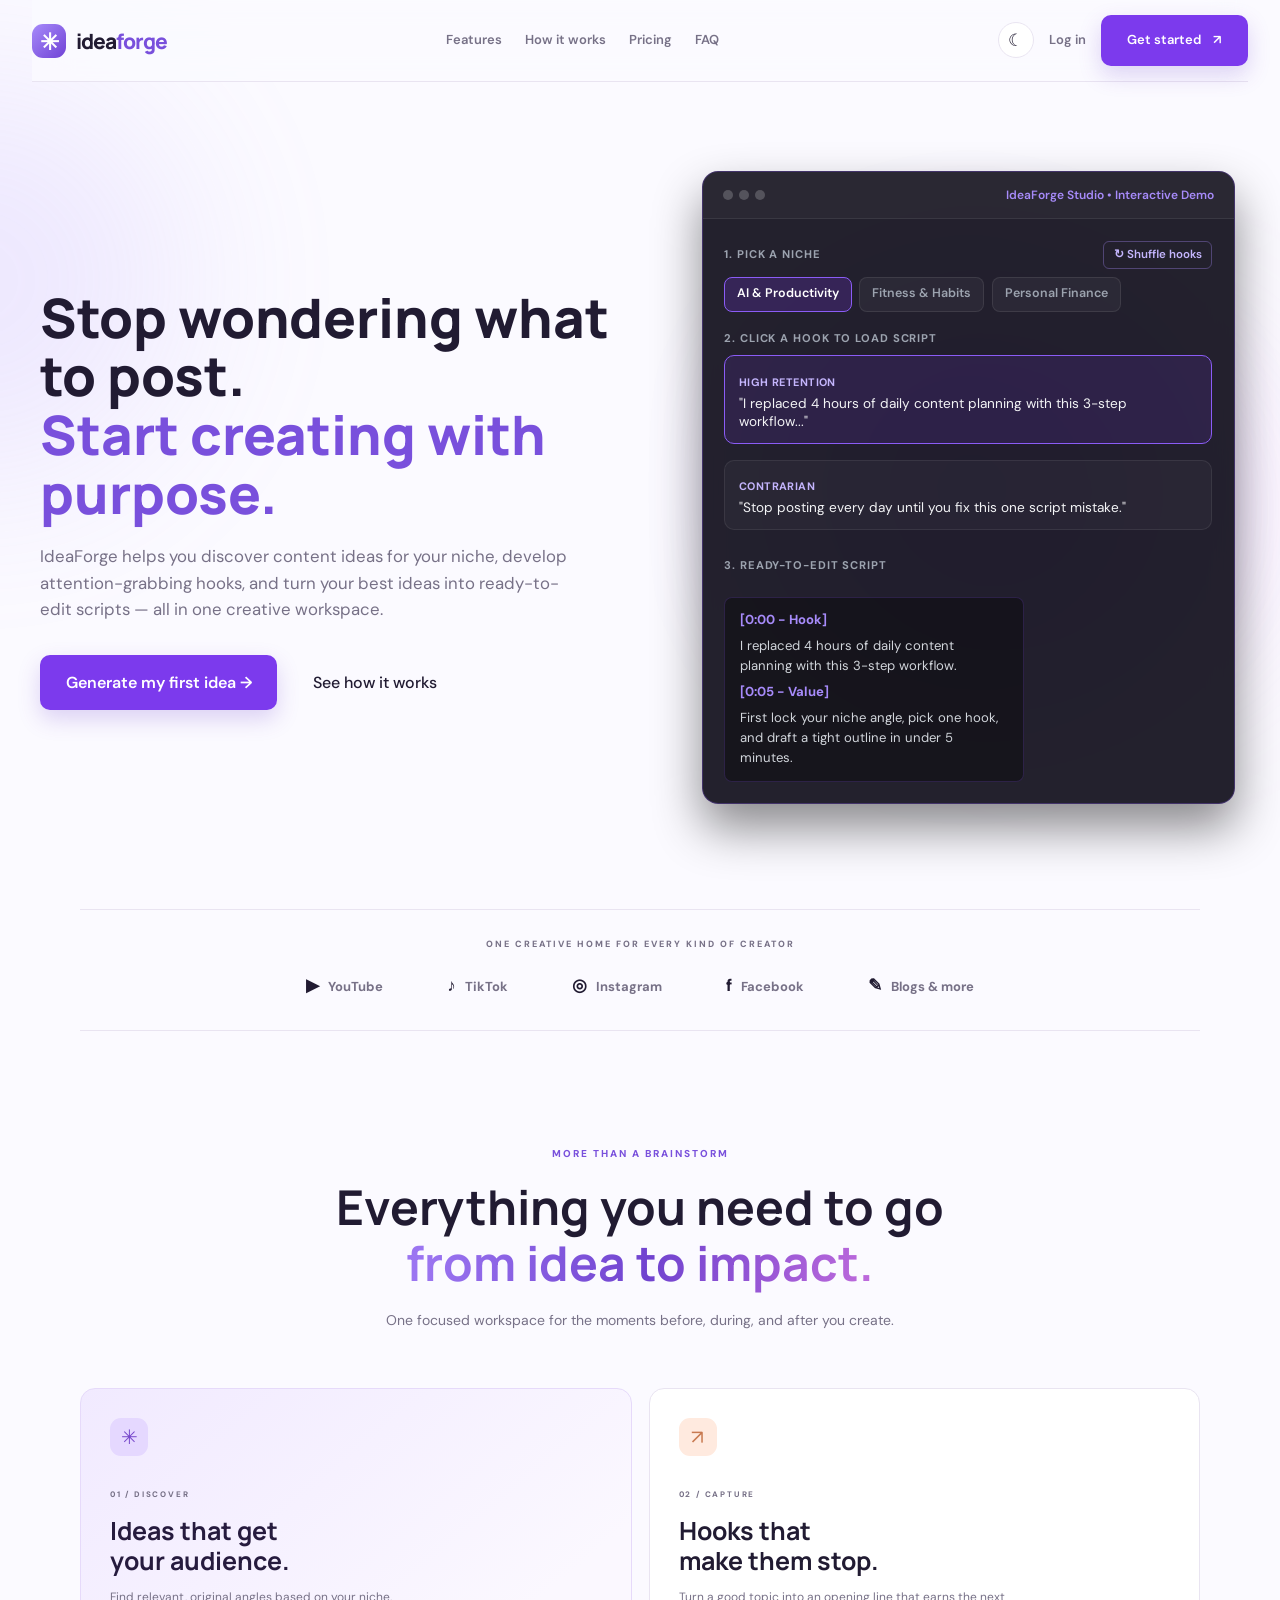
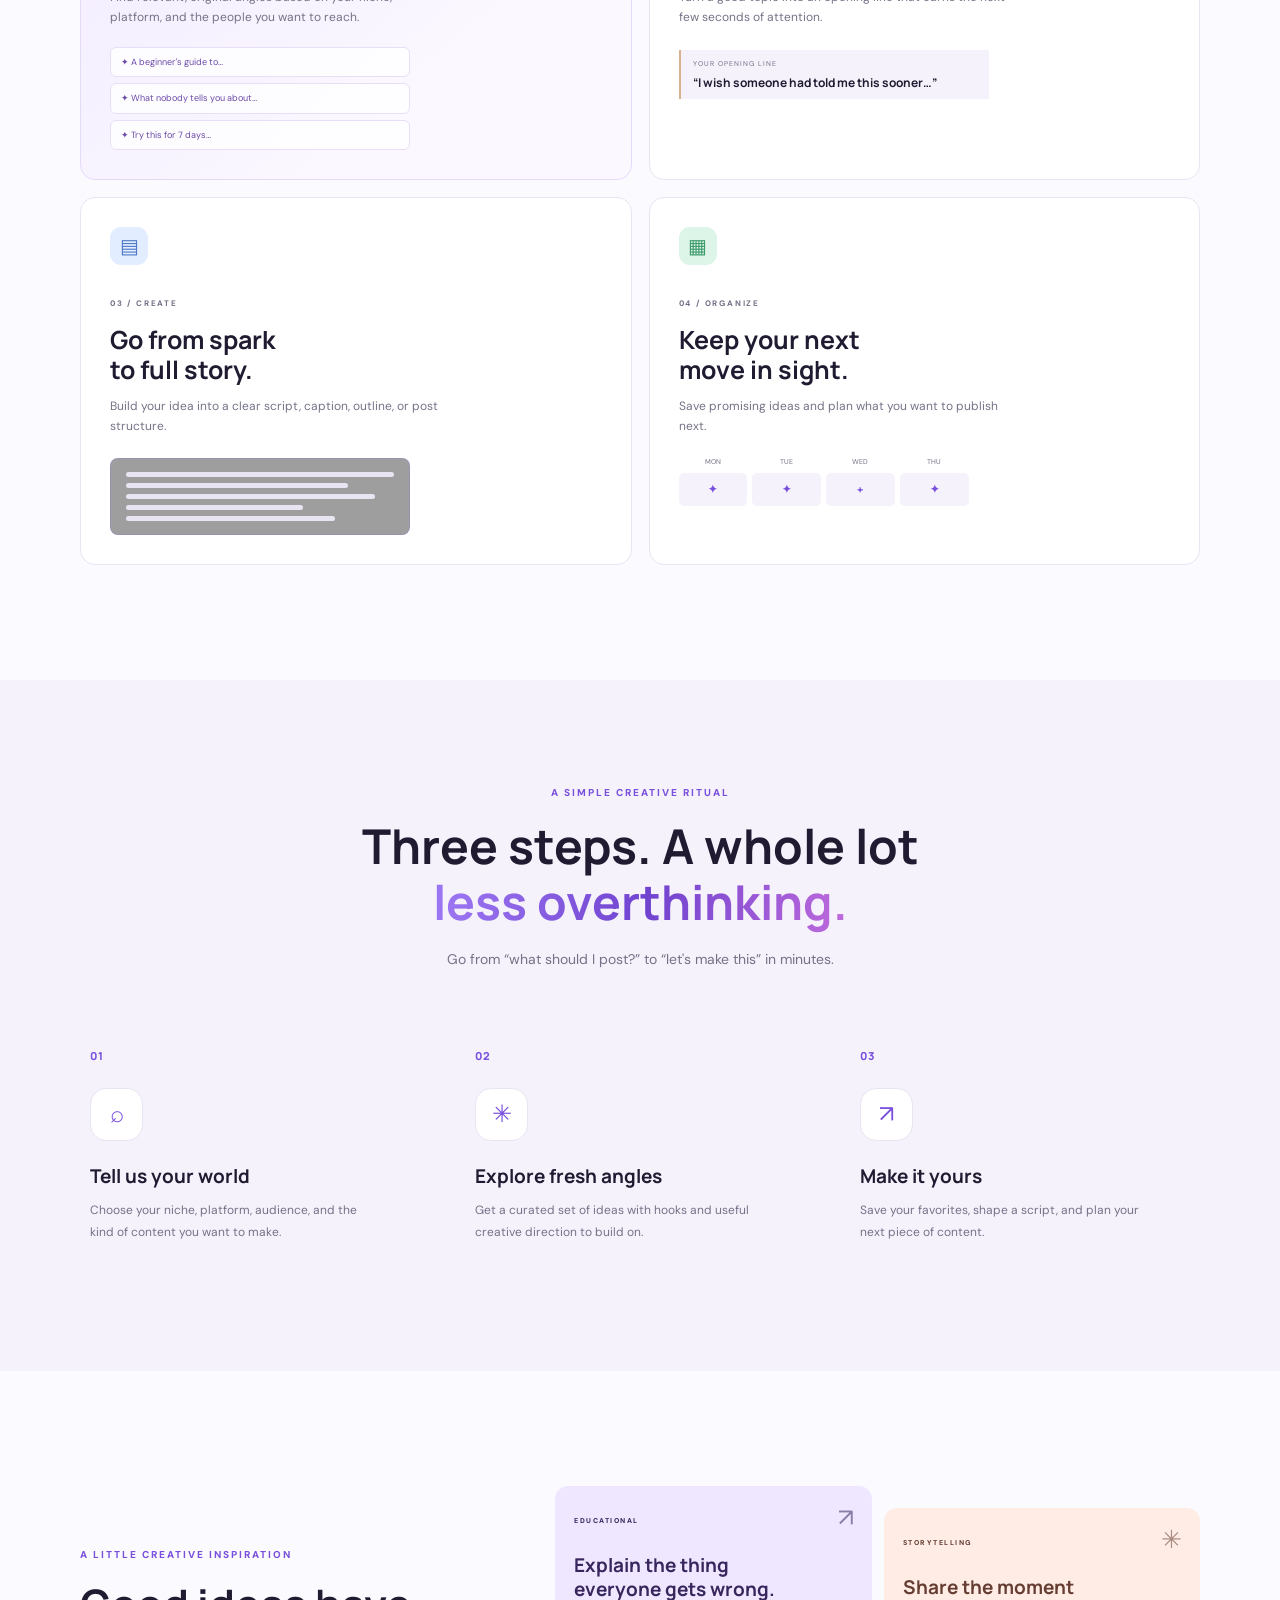
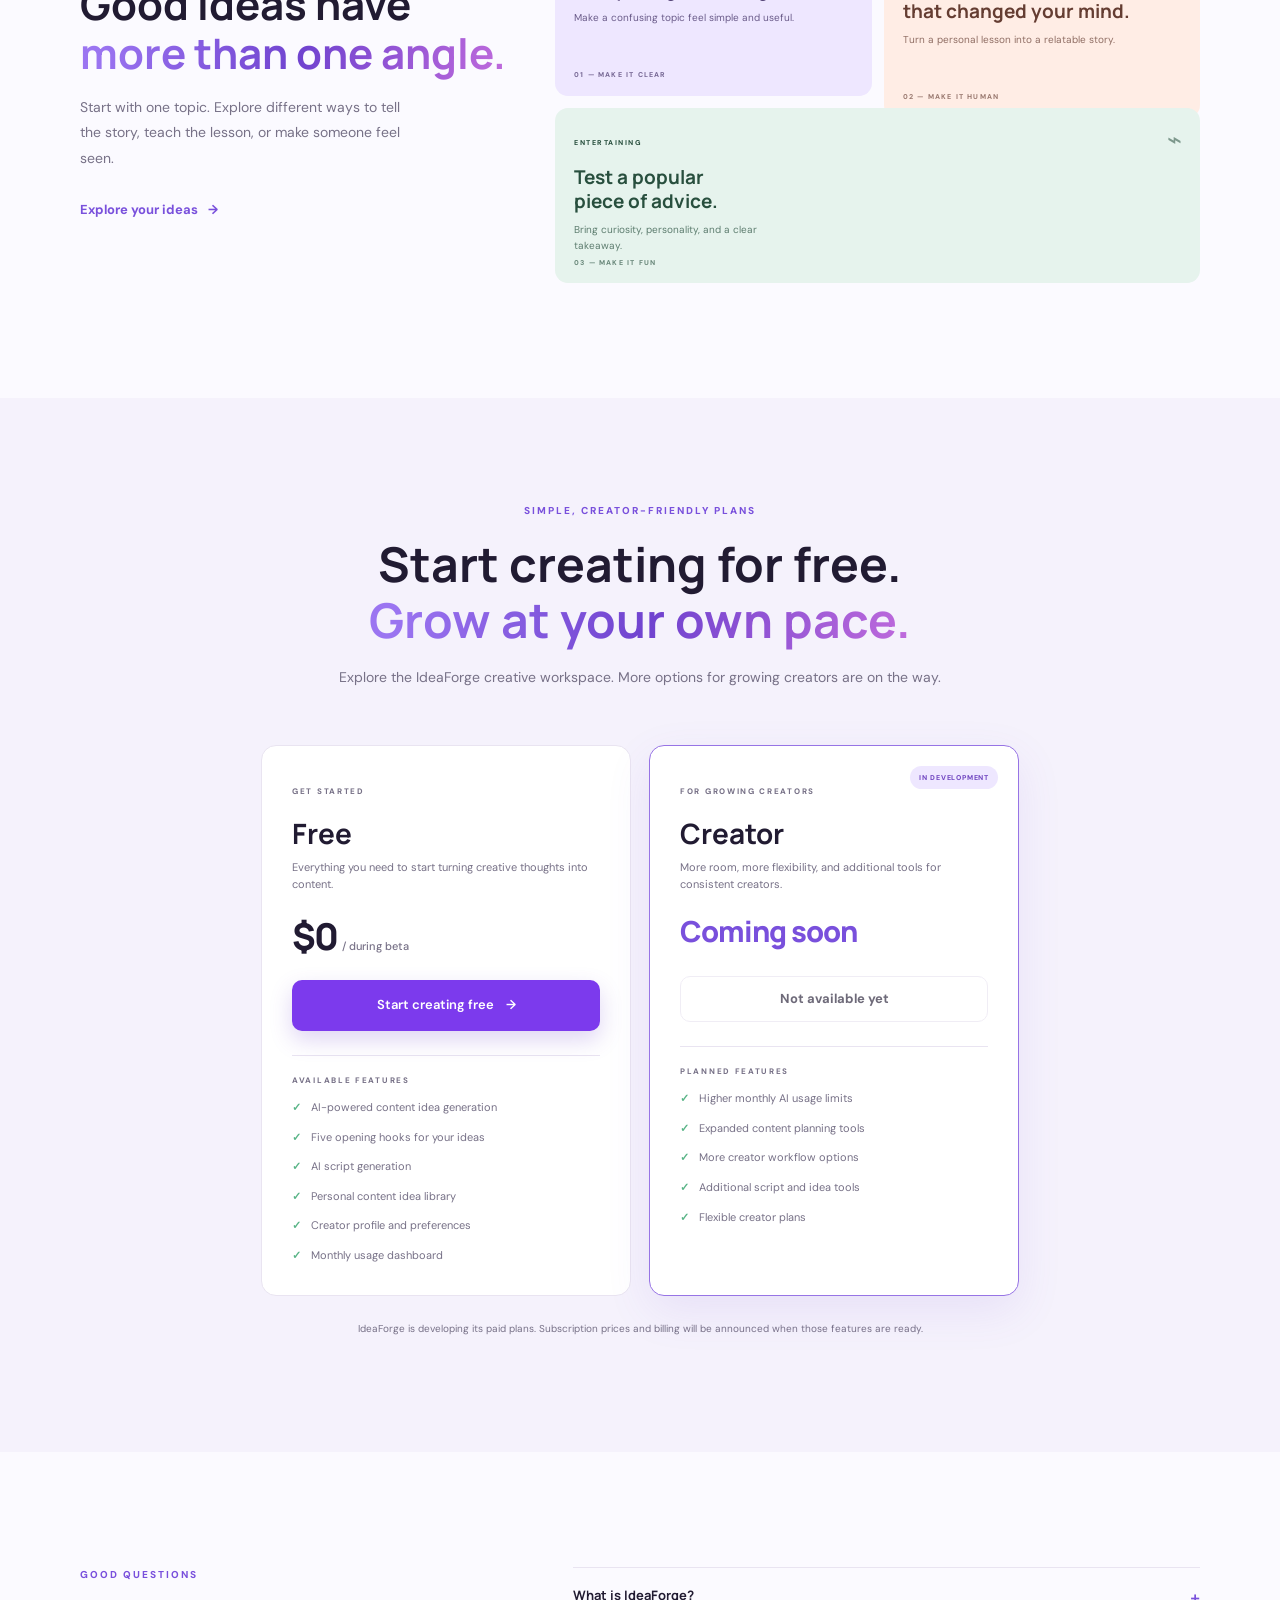
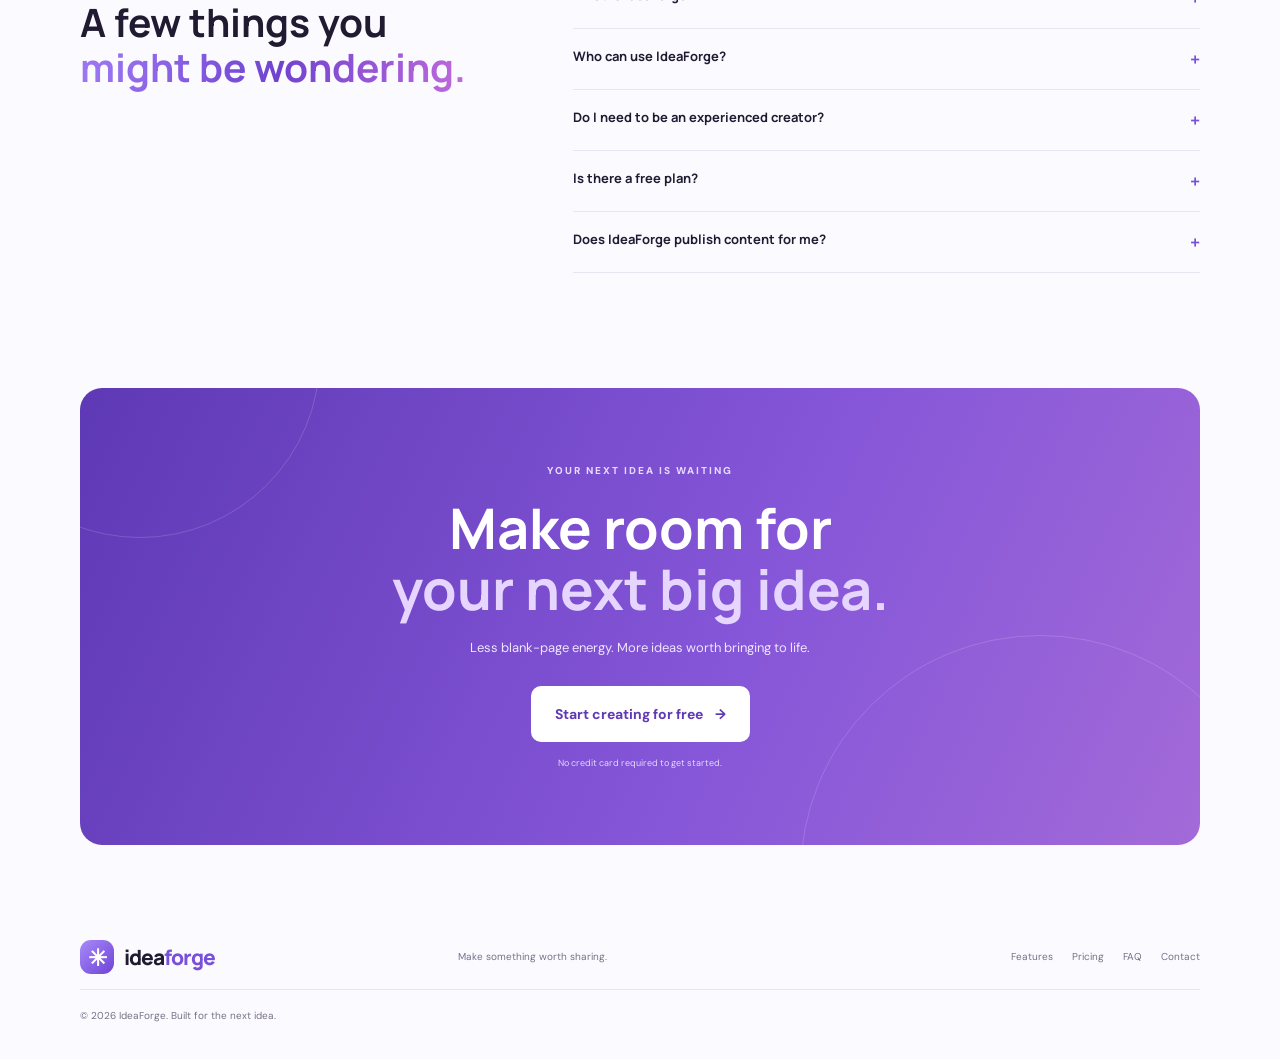
<file: index.html>
<!DOCTYPE html>
<html lang="en">
<head>
  <meta charset="UTF-8" />
  <meta name="viewport" content="width=device-width, initial-scale=1.0" />
  <meta name="description" content="Discover better content ideas, create stronger hooks, and turn your best ideas into scripts with IdeaForge — your creative workspace." />
  <title>IdeaForge — Never run out of content ideas</title>
  <link rel="preconnect" href="https://fonts.googleapis.com">
  <link rel="preconnect" href="https://fonts.gstatic.com" crossorigin>
  <link href="https://fonts.googleapis.com/css2?family=DM+Sans:wght@400;500;600;700&family=Manrope:wght@400;500;600;700;800&display=swap" rel="stylesheet">
  <link rel="stylesheet" href="style.css" />
</head>
<body>
  <div class="ambient ambient-one"></div><div class="ambient ambient-two"></div>
  <header class="site-header">
    <a class="brand" href="#" aria-label="IdeaForge home"><span class="brand-mark">✳</span><span>idea<span>forge</span></span></a>
    <button class="mobile-menu" id="mobileMenu" aria-label="Toggle navigation" aria-expanded="false"><span></span><span></span></button>
    <nav class="main-nav" id="mainNav">
      <a href="#features">Features</a><a href="#how-it-works">How it works</a><a href="#pricing">Pricing</a><a href="#faq">FAQ</a>
      <div class="mobile-nav-actions"><a class="btn btn-quiet" href="login.html">Log in</a><a class="btn btn-primary" href="signup.html">Get started <span>↗</span></a></div>
    </nav>
    <div class="header-actions"><button class="theme-toggle" id="themeToggle" aria-label="Switch color theme">☾</button><a class="login-link" href="login.html">Log in</a><a class="btn btn-primary header-cta" href="signup.html">Get started <span>↗</span></a></div>
  </header>

  <main>
   <section class="hero">
  <div class="hero-container">
    <!-- Left Column: Copy & CTAs -->
    <div class="hero-content">
      <h1 class="hero-title">
        Stop wondering what to post.
        <span>Start creating with purpose.</span>
      </h1>
      <p class="hero-subtitle">
        IdeaForge helps you discover content ideas for your niche, develop attention-grabbing hooks, and turn your best ideas into ready-to-edit scripts — all in one creative workspace.
      </p>
      <div class="hero-actions">
        <a href="dashboard.html" class="btn-primary">Generate my first idea →</a>
        <a href="#how-it-works" class="btn-secondary">See how it works</a>
      </div>
    </div>

    <!-- Right Column: Product Workspace Preview Card -->
    <div class="hero-visual">
  <div class="mockup-glow"></div>
  <div class="mockup-card" id="ideaforgePreview">
    <div class="mockup-header">
      <div class="window-dots">
        <span></span><span></span><span></span>
      </div>
      <span class="mockup-badge">IdeaForge Studio • Interactive Demo</span>
    </div>

    <div class="mockup-body">
      <!-- Step 1: Niche Switcher -->
      <div class="mockup-step">
        <div class="step-row">
          <span class="step-label">1. PICK A NICHE</span>
          <button type="button" class="shuffle-btn" id="shuffleHookBtn">↻ Shuffle hooks</button>
        </div>
        <div class="niche-tabs" role="tablist" aria-label="Sample creator niches">
          <button type="button" class="niche-tab active" data-niche="ai">AI & Productivity</button>
          <button type="button" class="niche-tab" data-niche="fitness">Fitness & Habits</button>
          <button type="button" class="niche-tab" data-niche="finance">Personal Finance</button>
        </div>
      </div>

      <!-- Step 2: Selectable Hooks -->
      <div class="mockup-step">
        <span class="step-label">2. CLICK A HOOK TO LOAD SCRIPT</span>
        <div class="hooks-list" id="hooksList"></div>
      </div>

      <!-- Step 3: Live Script Preview -->
      <div class="mockup-step">
        <span class="step-label">3. READY-TO-EDIT SCRIPT</span>
        <div class="script-preview" id="scriptPreview"></div>
      </div>
    </div>
  </div>
</div>
  </div>
</section>

    <section class="creator-strip section-wrap"><p>ONE CREATIVE HOME FOR EVERY KIND OF CREATOR</p><div class="platforms"><span><b>▶</b> YouTube</span><span><b>♪</b> TikTok</span><span><b>◎</b> Instagram</span><span><b>f</b> Facebook</span><span><b>✎</b> Blogs & more</span></div></section>

    <section class="section section-wrap" id="features">
      <div class="section-heading"><div class="eyebrow">MORE THAN A BRAINSTORM</div><h2>Everything you need to go<br><span class="gradient-text">from idea to impact.</span></h2><p>One focused workspace for the moments before, during, and after you create.</p></div>
      <div class="feature-grid">
        <article class="feature-card feature-featured"><div class="feature-icon purple-icon">✳</div><span class="feature-kicker">01 / DISCOVER</span><h3>Ideas that get<br>your audience.</h3><p>Find relevant, original angles based on your niche, platform, and the people you want to reach.</p><div class="mini-idea-stack"><div>✦ A beginner's guide to…</div><div>✦ What nobody tells you about…</div><div>✦ Try this for 7 days…</div></div></article>
        <article class="feature-card"><div class="feature-icon peach-icon">↗</div><span class="feature-kicker">02 / CAPTURE</span><h3>Hooks that<br>make them stop.</h3><p>Turn a good topic into an opening line that earns the next few seconds of attention.</p><div class="hook-preview"><small>YOUR OPENING LINE</small><strong>“I wish someone had told me this sooner…”</strong></div></article>
        <article class="feature-card"><div class="feature-icon blue-icon">▤</div><span class="feature-kicker">03 / CREATE</span><h3>Go from spark<br>to full story.</h3><p>Build your idea into a clear script, caption, outline, or post structure.</p><div class="script-preview"><i></i><i></i><i></i><i></i><i></i></div></article>
        <article class="feature-card"><div class="feature-icon green-icon">▦</div><span class="feature-kicker">04 / ORGANIZE</span><h3>Keep your next<br>move in sight.</h3><p>Save promising ideas and plan what you want to publish next.</p><div class="calendar-preview"><span>MON</span><span>TUE</span><span>WED</span><span>THU</span><b>✦</b><b>✦</b><b>+</b><b>✦</b></div></article>
      </div>
    </section>

    <section class="how-section" id="how-it-works"><div class="section-wrap how-inner"><div class="section-heading"><div class="eyebrow">A SIMPLE CREATIVE RITUAL</div><h2>Three steps. A whole lot<br><span class="gradient-text">less overthinking.</span></h2><p>Go from “what should I post?” to “let's make this” in minutes.</p></div><div class="steps-grid"><article><span class="step-num">01</span><div class="step-icon">⌕</div><h3>Tell us your world</h3><p>Choose your niche, platform, audience, and the kind of content you want to make.</p></article><article><span class="step-num">02</span><div class="step-icon">✳</div><h3>Explore fresh angles</h3><p>Get a curated set of ideas with hooks and useful creative direction to build on.</p></article><article><span class="step-num">03</span><div class="step-icon">↗</div><h3>Make it yours</h3><p>Save your favorites, shape a script, and plan your next piece of content.</p></article></div></div></section>

    <section class="section section-wrap sample-section"><div class="sample-copy"><div class="eyebrow">A LITTLE CREATIVE INSPIRATION</div><h2>Good ideas have<br><span class="gradient-text">more than one angle.</span></h2><p>Start with one topic. Explore different ways to tell the story, teach the lesson, or make someone feel seen.</p><a class="text-link purple-link" href="signup.html">Explore your ideas <span>→</span></a></div><div class="sample-cards"><article class="sample-card sample-one"><span class="sample-tag">EDUCATIONAL</span><span class="sample-symbol">↗</span><h3>Explain the thing<br>everyone gets wrong.</h3><p>Make a confusing topic feel simple and useful.</p><small>01 — MAKE IT CLEAR</small></article><article class="sample-card sample-two"><span class="sample-tag">STORYTELLING</span><span class="sample-symbol">✳</span><h3>Share the moment<br>that changed your mind.</h3><p>Turn a personal lesson into a relatable story.</p><small>02 — MAKE IT HUMAN</small></article><article class="sample-card sample-three"><span class="sample-tag">ENTERTAINING</span><span class="sample-symbol">⌁</span><h3>Test a popular<br>piece of advice.</h3><p>Bring curiosity, personality, and a clear takeaway.</p><small>03 — MAKE IT FUN</small></article></div></section>

   <section class="pricing-section" id="pricing">

    <div class="section-wrap">

        <div class="section-heading">

            <div class="eyebrow">
                SIMPLE, CREATOR-FRIENDLY PLANS
            </div>

            <h2>
                Start creating for free.<br>
                <span class="gradient-text">
                    Grow at your own pace.
                </span>
            </h2>

            <p>
                Explore the IdeaForge creative workspace.
                More options for growing creators are on the way.
            </p>

        </div>


        <div class="pricing-grid">

            <!-- FREE PLAN -->

            <article class="price-card">

                <span class="plan-label">
                    GET STARTED
                </span>

                <h3>Free</h3>

                <p class="price-description">
                    Everything you need to start turning
                    creative thoughts into content.
                </p>

                <div class="price">
                    $0 <small>/ during beta</small>
                </div>

                <a class="btn btn-primary" href="signup.html">
                    Start creating free <span>→</span>
                </a>

                <div class="plan-divider"></div>

                <p class="includes">AVAILABLE FEATURES</p>

                <ul>
                    <li>AI-powered content idea generation</li>
                    <li>Five opening hooks for your ideas</li>
                    <li>AI script generation</li>
                    <li>Personal content idea library</li>
                    <li>Creator profile and preferences</li>
                    <li>Monthly usage dashboard</li>
                </ul>

            </article>


            <!-- CREATOR PLAN -->

            <article class="price-card premium-card">

                <div class="popular-pill">
                    IN DEVELOPMENT
                </div>

                <span class="plan-label">
                    FOR GROWING CREATORS
                </span>

                <h3>Creator</h3>

                <p class="price-description">
                    More room, more flexibility, and
                    additional tools for consistent creators.
                </p>

                <div class="price coming-price">
                    Coming soon
                </div>

                <button
                    type="button"
                    class="btn btn-outline"
                    disabled
                >
                    Not available yet
                </button>

                <div class="plan-divider"></div>

                <p class="includes">
                    PLANNED FEATURES
                </p>

                <ul>
                    <li>Higher monthly AI usage limits</li>
                    <li>Expanded content planning tools</li>
                    <li>More creator workflow options</li>
                    <li>Additional script and idea tools</li>
                    <li>Flexible creator plans</li>
                </ul>

            </article>

        </div>

        <p class="pricing-note">
            IdeaForge is developing its paid plans.
            Subscription prices and billing will be announced
            when those features are ready.
        </p>

    </div>

</section>

    <section class="section section-wrap faq-section" id="faq"><div class="section-heading"><div class="eyebrow">GOOD QUESTIONS</div><h2>A few things you<br><span class="gradient-text">might be wondering.</span></h2></div><div class="faq-list">
      <details><summary>What is IdeaForge? <span>+</span></summary><p>IdeaForge is a creative workspace that helps content creators discover ideas, write stronger hooks, develop scripts, and organize future content.</p></details>
      <details><summary>Who can use IdeaForge? <span>+</span></summary><p>Anyone creating content: YouTubers, TikTok and Instagram creators, bloggers, small businesses, educators, and personal brands.</p></details>
      <details><summary>Do I need to be an experienced creator? <span>+</span></summary><p>Not at all. IdeaForge is designed to be approachable whether you're publishing your first post or planning an established content series.</p></details>
      <details><summary>Is there a free plan? <span>+</span></summary><p><p>
    Yes. IdeaForge currently offers access to its core
    creative tools during beta, including idea generation,
    hook creation, script assistance, and your personal
    content library. Additional plans are in development.
</p></p></details>
      <details><summary>Does IdeaForge publish content for me? <span>+</span></summary><p>IdeaForge helps you plan and create. You stay in control of reviewing, editing, and publishing your content.</p></details>
    </div></section>

    <section class="final-cta section-wrap"><div class="cta-orb orb-a"></div><div class="cta-orb orb-b"></div><div class="cta-content"><div class="eyebrow light-eyebrow">YOUR NEXT IDEA IS WAITING</div><h2>Make room for<br><em>your next big idea.</em></h2><p>Less blank-page energy. More ideas worth bringing to life.</p><a class="btn btn-white btn-large" href="signup.html">Start creating for free <span>→</span></a><small>No credit card required to get started.</small></div></section>
  </main>

  <footer class="site-footer section-wrap"><a class="brand" href="#"><span class="brand-mark">✳</span><span>idea<span>forge</span></span></a><p>Make something worth sharing.</p><div class="footer-links"><a href="#features">Features</a><a href="#pricing">Pricing</a><a href="#faq">FAQ</a><a href="mailto:hello@ideaforge.example">Contact</a></div><small>© <span id="year"></span> IdeaForge. Built for the next idea.</small></footer>
  <script src="script.js"></script>
</body>
</html>
</file>
<file: style.css>
/* IdeaForge landing page — responsive, light/dark theme */
:root{--bg:#fbfaff;--surface:#fff;--surface-2:#f5f2fc;--text:#211b32;--muted:#777187;--line:#e9e4f1;--purple:#7950dc;--purple-dark:#6037c4;--shadow:0 24px 70px rgba(57,35,97,.12);--header:rgba(251,250,255,.82)}
[data-theme="dark"]{--bg:#11101a;--surface:#1a1825;--surface-2:#242033;--text:#f5f1ff;--muted:#aaa3bb;--line:#343044;--purple:#a78bfa;--purple-dark:#8b6be8;--shadow:0 24px 70px rgba(0,0,0,.35);--header:rgba(17,16,26,.82)}
*{box-sizing:border-box}html{scroll-behavior:smooth;scroll-padding-top:90px}body{margin:0;background:var(--bg);color:var(--text);font-family:"DM Sans",sans-serif;line-height:1.6;overflow-x:hidden;transition:background .25s,color .25s}a{color:inherit;text-decoration:none}button,input,select{font:inherit}.section-wrap{width:min(1160px,calc(100% - 48px));margin-inline:auto}.ambient{position:absolute;border-radius:50%;filter:blur(90px);opacity:.16;pointer-events:none;z-index:-1}.ambient-one{width:400px;height:400px;background:#a78bfa;top:80px;left:-220px}.ambient-two{width:360px;height:360px;background:#f0abfc;top:330px;right:-220px}
.site-header{height:82px;width:min(1280px,calc(100% - 48px));margin:auto;display:flex;align-items:center;justify-content:space-between;position:sticky;top:0;z-index:20;background:var(--header);backdrop-filter:blur(18px);border-bottom:1px solid var(--line)}.brand{display:flex;align-items:center;gap:10px;font:800 21px Manrope,sans-serif;letter-spacing:-1px}.brand>span:last-child>span{color:var(--purple)}.brand-mark{width:34px;height:34px;display:grid;place-items:center;border-radius:11px;color:white;background:linear-gradient(135deg,#a78bfa,#7042d5);font-size:23px}.main-nav{display:flex;gap:34px;align-items:center}.main-nav>a,.login-link{font-size:13px;font-weight:600;color:var(--muted);transition:color .2s}.main-nav>a:hover,.login-link:hover{color:var(--purple)}.header-actions{display:flex;align-items:center;gap:22px}.theme-toggle{width:36px;height:36px;border:1px solid var(--line);border-radius:50%;background:var(--surface);color:var(--text);cursor:pointer}.btn{display:inline-flex;align-items:center;justify-content:center;gap:12px;border-radius:10px;padding:12px 19px;font-size:13px;font-weight:700;transition:transform .2s,box-shadow .2s,background .2s;border:1px solid transparent;cursor:pointer}.btn:hover{transform:translateY(-2px)}.btn-primary{background:linear-gradient(135deg,#8c63ec,#693dc8);color:white;box-shadow:0 9px 22px rgba(111,65,205,.22)}.btn-primary:hover{box-shadow:0 13px 28px rgba(111,65,205,.32)}.btn-quiet{color:var(--text);background:var(--surface-2)}.btn-large{padding:16px 23px;font-size:14px}.mobile-menu,.mobile-nav-actions{display:none}
.hero{min-height:650px;display:grid;grid-template-columns:1fr 1.05fr;align-items:center;gap:40px;padding-top:75px;padding-bottom:75px}.eyebrow{font-size:10px;letter-spacing:2px;font-weight:800;color:var(--purple);display:flex;align-items:center;gap:9px}.eyebrow-dot{width:7px;height:7px;border-radius:50%;background:#9b79ed;box-shadow:0 0 0 4px rgba(155,121,237,.13)}h1,h2,h3,p{margin-top:0}h1,h2,h3{font-family:Manrope,sans-serif;letter-spacing:-1.8px}h1{font-size:clamp(43px,5.1vw,67px);line-height:1.08;margin:22px 0 22px;font-weight:800}.gradient-text{background:linear-gradient(100deg,#9b75f1 5%,#7043cf 52%,#c06bdc 100%);-webkit-background-clip:text;background-clip:text;color:transparent}.hero-description{max-width:475px;color:var(--muted);font-size:16px;line-height:1.8}.hero-actions{display:flex;align-items:center;gap:25px;margin-top:30px}.text-link{font-size:13px;font-weight:700;color:var(--text);display:inline-flex;align-items:center;gap:10px}.play-icon{width:25px;height:25px;border:1px solid var(--line);border-radius:50%;display:grid;place-items:center;font-size:8px;color:var(--purple)}.social-proof{display:flex;align-items:center;gap:14px;margin-top:48px}.avatar-stack{display:flex;padding-left:4px}.avatar-stack span{width:29px;height:29px;border-radius:50%;border:2px solid var(--bg);margin-left:-5px;display:grid;place-items:center;background:#e9d5ff;color:#6941b6;font-size:10px;font-weight:800}.avatar-stack span:nth-child(2){background:#fbd6c8;color:#a34d35}.avatar-stack span:nth-child(3){background:#cdebdc;color:#287451}.avatar-stack span:nth-child(4){background:#d5ddff;color:#4d5caa}.social-proof strong,.social-proof small{display:block}.social-proof strong{font-size:11px}.social-proof small{font-size:10px;color:var(--muted);margin-top:2px}
.hero-visual{position:relative;padding:30px 12px}.visual-glow{position:absolute;inset:12% 5%;background:linear-gradient(135deg,rgba(154,119,241,.28),rgba(236,170,235,.22));filter:blur(45px);border-radius:50%}.app-window{position:relative;max-width:510px;margin:auto;background:var(--surface);border:1px solid var(--line);border-radius:17px;box-shadow:var(--shadow);overflow:hidden;transform:rotate(1deg)}.app-topbar{height:42px;border-bottom:1px solid var(--line);display:flex;align-items:center;padding:0 16px;gap:10px;color:var(--muted);font-size:8px;letter-spacing:1.6px;font-weight:800}.window-dots{display:flex;gap:4px;margin-right:auto}.window-dots i{width:6px;height:6px;border-radius:50%;background:#f1a6a6}.window-dots i:nth-child(2){background:#f4d18a}.window-dots i:nth-child(3){background:#8bd4a8}.online-dot{width:6px;height:6px;border-radius:50%;background:#53c78c;margin-left:auto}.app-content{padding:25px 27px}.app-greeting{display:flex;justify-content:space-between;align-items:center;margin-bottom:22px}.app-greeting small,.demo-form label,.results-heading{font-size:8px;letter-spacing:1.5px;color:var(--muted);font-weight:800}.app-greeting h3{font-size:22px;line-height:1.25;margin:7px 0 0}.app-greeting h3 em{color:var(--purple);font-style:normal}.sparkle-badge{width:39px;height:39px;border-radius:12px;display:grid;place-items:center;background:var(--surface-2);color:var(--purple);font-size:21px}.demo-form{background:var(--surface-2);padding:15px;border-radius:11px}.demo-input{height:39px;background:var(--surface);border:1px solid var(--line);border-radius:7px;display:flex;align-items:center;gap:9px;padding:0 10px;margin:7px 0 13px;color:var(--purple)}.demo-input input{border:0;outline:0;background:transparent;color:var(--text);width:100%;font-size:10px}.demo-fields{display:grid;grid-template-columns:1fr 1fr;gap:10px}.demo-fields select{display:block;width:100%;margin-top:6px;background:var(--surface);border:1px solid var(--line);border-radius:6px;padding:8px;color:var(--text);font-size:9px}.generate-btn{width:100%;margin-top:13px;padding:10px;font-size:10px}.demo-results{margin-top:20px}.results-heading{display:flex;justify-content:space-between;margin-bottom:8px}.result-count{color:#65ad89;letter-spacing:0}.idea-row{display:flex;align-items:center;gap:11px;padding:11px 0;border-top:1px solid var(--line)}.idea-number{font:700 10px Manrope;color:#a58ae6}.idea-row div{flex:1;min-width:0}.idea-row b,.idea-row small{display:block}.idea-row b{font-size:10px}.idea-row small{font-size:8px;color:var(--muted);margin-top:3px}.idea-arrow{color:var(--purple);font-size:15px}.floating-note{position:absolute;z-index:2;background:var(--surface);border:1px solid var(--line);box-shadow:0 12px 35px rgba(43,28,75,.12);border-radius:10px;padding:11px 14px;display:flex;align-items:center;gap:10px}.floating-note b,.floating-note small{display:block}.floating-note b{font-size:10px}.floating-note small{font-size:8px;color:var(--muted);margin-top:2px}.note-top{top:8px;right:-5px}.note-bottom{bottom:0;left:-15px}.note-icon,.note-check{width:27px;height:27px;border-radius:8px;background:#f0eaff;color:#8158d9;display:grid;place-items:center}.note-check{background:#e4f7ed;color:#27945c}
.creator-strip{border-block:1px solid var(--line);padding:27px 0 31px;text-align:center}.creator-strip>p{font-size:9px;letter-spacing:2px;font-weight:800;color:var(--muted);margin-bottom:20px}.platforms{display:flex;justify-content:center;gap:clamp(22px,5vw,65px);flex-wrap:wrap;color:var(--muted);font-size:13px;font-weight:700}.platforms b{font-size:17px;color:var(--text);margin-right:6px}
.section{padding-top:115px;padding-bottom:115px}.section-heading{text-align:center;max-width:650px;margin:0 auto 55px}.section-heading .eyebrow{justify-content:center}.section-heading h2,.sample-copy h2{font-size:clamp(34px,4vw,48px);line-height:1.17;margin:17px 0}.section-heading>p,.sample-copy>p{font-size:14px;color:var(--muted);line-height:1.8}.feature-grid{display:grid;grid-template-columns:repeat(2,1fr);gap:17px}.feature-card{position:relative;min-height:310px;border:1px solid var(--line);background:var(--surface);border-radius:15px;padding:29px;overflow:hidden}.feature-featured{background:linear-gradient(140deg,#f1eaff,#fbf8ff 70%);color:#261b3e;border-color:#e6dafa}[data-theme="dark"] .feature-featured{background:linear-gradient(140deg,#302346,#211b30 75%);color:#f5f1ff;border-color:#49385f}.feature-icon{width:38px;height:38px;border-radius:11px;display:grid;place-items:center;font-size:20px;margin-bottom:23px}.purple-icon{background:#e5d8ff;color:#7647cb}.peach-icon{background:#ffeadf;color:#c87950}.blue-icon{background:#e2edff;color:#4f79c5}.green-icon{background:#ddf5e9;color:#3c9a6b}.feature-kicker{font-size:8px;letter-spacing:1.8px;color:var(--muted);font-weight:800}.feature-card h3{font-size:25px;line-height:1.2;margin:11px 0}.feature-card>p{font-size:12px;color:var(--muted);max-width:330px;line-height:1.7}.mini-idea-stack{display:grid;gap:6px;margin-top:19px;max-width:300px}.mini-idea-stack div{background:rgba(255,255,255,.78);border:1px solid #e8def8;border-radius:6px;padding:7px 10px;font-size:9px;color:#6c4aa9}.hook-preview{margin-top:22px;border-left:2px solid #d8b18f;padding:8px 12px;background:var(--surface-2);max-width:310px}.hook-preview small,.hook-preview strong{display:block}.hook-preview small{font-size:7px;letter-spacing:1px;color:var(--muted)}.hook-preview strong{font:700 12px Manrope;margin-top:5px}.script-preview{margin-top:22px;background:var(--surface-2);padding:12px;border-radius:8px;display:grid;gap:6px;max-width:300px}.script-preview i{height:5px;border-radius:5px;background:var(--line)}.script-preview i:nth-child(2){width:83%}.script-preview i:nth-child(3){width:93%}.script-preview i:nth-child(4){width:66%}.script-preview i:nth-child(5){width:78%}.calendar-preview{display:grid;grid-template-columns:repeat(4,1fr);gap:5px;max-width:290px;margin-top:20px;text-align:center}.calendar-preview span{font-size:7px;color:var(--muted)}.calendar-preview b{background:var(--surface-2);padding:8px;border-radius:5px;color:var(--purple);font-size:11px}
.how-section{background:var(--surface-2);padding:105px 0}.how-inner .section-heading{margin-bottom:50px}.steps-grid{display:grid;grid-template-columns:repeat(3,1fr);gap:35px}.steps-grid article{position:relative;padding:20px 10px 10px}.step-num{font:800 11px Manrope;color:var(--purple);letter-spacing:1px}.step-icon{width:53px;height:53px;border-radius:16px;background:var(--surface);border:1px solid var(--line);display:grid;place-items:center;color:var(--purple);font-size:24px;margin:20px 0}.steps-grid h3{font-size:19px;margin-bottom:9px}.steps-grid p{font-size:12px;color:var(--muted);line-height:1.8;max-width:290px}
.sample-section{display:grid;grid-template-columns:.8fr 1.2fr;align-items:center;gap:70px}.sample-copy .eyebrow{margin-bottom:15px}.sample-copy h2{font-size:42px}.sample-copy>p{max-width:340px;margin-bottom:25px}.purple-link{color:var(--purple)}.sample-cards{display:grid;grid-template-columns:1fr 1fr;gap:12px}.sample-card{min-height:210px;border-radius:13px;padding:19px;position:relative;overflow:hidden}.sample-one{background:#eee7ff;color:#38265d}.sample-two{background:#ffede5;color:#653d32;transform:translateY(22px)}.sample-three{grid-column:1/3;min-height:150px;background:#e6f3ed;color:#284f3e}.sample-tag{font-size:7px;font-weight:800;letter-spacing:1.5px}.sample-symbol{position:absolute;right:18px;top:12px;font-size:25px;opacity:.55}.sample-card h3{font-size:19px;line-height:1.25;margin:24px 0 8px}.sample-card p{font-size:10px;opacity:.72;max-width:230px}.sample-card small{position:absolute;bottom:15px;font-size:7px;letter-spacing:1.2px;font-weight:800;opacity:.65}.sample-three h3{margin-top:14px}
.pricing-section{background:var(--surface-2);padding:105px 0}.pricing-grid{display:grid;grid-template-columns:repeat(2,minmax(0,370px));justify-content:center;gap:18px}.price-card{position:relative;background:var(--surface);border:1px solid var(--line);border-radius:15px;padding:30px}.premium-card{border:1.5px solid #9774e5;box-shadow:0 15px 45px rgba(117,75,202,.1)}.popular-pill{position:absolute;right:20px;top:20px;border-radius:20px;background:#eee7ff;color:#7147c1;padding:6px 9px;font-size:7px;letter-spacing:.8px;font-weight:800}.plan-label,.includes{font-size:8px;letter-spacing:1.7px;font-weight:800;color:var(--muted)}.price-card h3{font-size:28px;margin:9px 0 3px}.price-description{font-size:11px;color:var(--muted);min-height:36px}.price{font:800 37px Manrope;letter-spacing:-2px;margin:16px 0 19px}.price small{font:500 11px "DM Sans";letter-spacing:0;color:var(--muted)}.price-card .btn{width:100%}.btn-outline{border-color:var(--line);color:var(--text);background:var(--surface)}.plan-divider{height:1px;background:var(--line);margin:24px 0 18px}.price-card ul{list-style:none;padding:0;margin:12px 0 0;display:grid;gap:12px}.price-card li{font-size:11px;color:var(--muted)}.price-card li:before{content:"✓";color:#58b486;font-weight:800;margin-right:10px}.pricing-note{text-align:center;color:var(--muted);font-size:10px;margin-top:25px}
.faq-section{display:grid;grid-template-columns:.8fr 1.2fr;gap:75px;align-items:start}.faq-section .section-heading{text-align:left;margin:0}.faq-section .eyebrow{justify-content:flex-start}.faq-section .section-heading h2{font-size:39px}.faq-list details{border-bottom:1px solid var(--line);padding:18px 0}.faq-list details:first-child{border-top:1px solid var(--line)}.faq-list summary{cursor:pointer;list-style:none;font:700 13px Manrope;display:flex;justify-content:space-between;gap:20px}.faq-list summary::-webkit-details-marker{display:none}.faq-list summary span{color:var(--purple);font-size:18px;transition:transform .2s}.faq-list details[open] summary span{transform:rotate(45deg)}.faq-list details p{font-size:11px;line-height:1.8;color:var(--muted);max-width:550px;margin:12px 25px 0 0}
.final-cta{position:relative;overflow:hidden;background:linear-gradient(115deg,#5e39b5,#8556d8 58%,#a36ad8);border-radius:22px;padding:75px 30px;text-align:center;color:#fff;margin-bottom:95px}.cta-content{position:relative;z-index:1}.light-eyebrow{color:#e7d9ff;justify-content:center}.final-cta h2{font-size:clamp(38px,5vw,56px);line-height:1.1;margin:18px 0}.final-cta h2 em{font-style:normal;color:#e6d5ff}.final-cta p{font-size:13px;color:#eee5ff}.btn-white{background:#fff;color:#6039b6;margin:14px 0}.final-cta small{display:block;font-size:9px;color:#e4d8ff}.cta-orb{position:absolute;border:1px solid rgba(255,255,255,.15);border-radius:50%;width:360px;height:360px}.orb-a{left:-120px;top:-210px}.orb-b{right:-80px;bottom:-270px;width:480px;height:480px}
.site-footer{display:grid;grid-template-columns:1fr 1fr 1fr;align-items:center;padding-bottom:35px;gap:15px}.site-footer>p{font-size:10px;color:var(--muted);margin:0}.footer-links{display:flex;justify-content:flex-end;gap:19px}.footer-links a,.site-footer>small{font-size:10px;color:var(--muted)}.site-footer>small{grid-column:1/-1;border-top:1px solid var(--line);padding-top:18px}
@media(max-width:900px){.hero{grid-template-columns:1fr;gap:20px;padding-top:65px}.hero-copy{text-align:center}.hero-copy .eyebrow,.hero-actions{justify-content:center}.hero-description{margin-inline:auto}.social-proof{justify-content:center;margin-top:30px}.hero-visual{max-width:600px;width:100%;margin:auto}.sample-section{grid-template-columns:1fr;gap:35px}.sample-copy{text-align:center}.sample-copy .eyebrow{justify-content:center}.sample-copy>p{margin-inline:auto}.faq-section{grid-template-columns:1fr;gap:25px}.faq-section .section-heading{text-align:center}.faq-section .eyebrow{justify-content:center}.steps-grid{gap:15px}}
@media(max-width:650px){.section-wrap,.site-header{width:calc(100% - 34px)}.site-header{height:70px}.header-actions{gap:10px}.login-link,.header-cta{display:none}.mobile-menu{display:flex;flex-direction:column;gap:5px;border:0;background:transparent;padding:9px;z-index:22}.mobile-menu span{width:21px;height:2px;background:var(--text);border-radius:2px}.main-nav{display:none;position:absolute;top:69px;left:-17px;right:-17px;padding:20px 22px 23px;background:var(--surface);border-bottom:1px solid var(--line);box-shadow:var(--shadow);flex-direction:column;align-items:stretch;gap:18px}.main-nav.open{display:flex}.mobile-nav-actions{display:flex;gap:10px;margin-top:5px}.mobile-nav-actions .btn{flex:1}.hero{padding-top:55px;padding-bottom:50px;min-height:0}.hero-copy .eyebrow{font-size:8px;letter-spacing:1.4px}h1{font-size:43px}.hero-description{font-size:14px}.hero-actions{flex-direction:column;gap:17px}.social-proof{margin-top:28px}.hero-visual{padding:28px 0 35px}.app-content{padding:18px}.app-greeting h3{font-size:19px}.note-top{right:-5px;top:0}.note-bottom{left:-4px;bottom:0}.floating-note{padding:8px 10px}.floating-note b{font-size:8px}.floating-note small{font-size:7px}.creator-strip{padding:22px 0}.platforms{gap:15px 23px;font-size:11px}.section{padding-top:75px;padding-bottom:75px}.section-heading{margin-bottom:35px}.section-heading h2{font-size:34px}.feature-grid{grid-template-columns:1fr}.feature-card{min-height:285px;padding:24px}.how-section,.pricing-section{padding:75px 0}.steps-grid{grid-template-columns:1fr;gap:20px}.steps-grid article{padding:10px 0}.step-icon{margin:12px 0}.sample-cards{gap:8px}.sample-card{padding:14px;min-height:195px}.sample-card h3{font-size:16px}.sample-three{min-height:140px}.sample-copy h2{font-size:35px}.pricing-grid{grid-template-columns:1fr;max-width:390px;margin:auto}.price-card{padding:25px}.faq-section .section-heading h2{font-size:34px}.final-cta{width:calc(100% - 34px);padding:60px 18px;margin-bottom:65px}.final-cta h2{font-size:40px}.site-footer{grid-template-columns:1fr 1fr;gap:12px}.site-footer>p{grid-column:1/-1;grid-row:2}.footer-links{grid-column:1/-1;justify-content:flex-start;flex-wrap:wrap}.site-footer>small{grid-column:1/-1;margin-top:8px}}
@media(prefers-reduced-motion:reduce){*,*::before,*::after{scroll-behavior:auto!important;transition:none!important;animation:none!important}}

/* ==========================================
   IDEAFORGE — LANDING PAGE ENHANCEMENTS
========================================== */

/* Browser-native color controls */

:root,
[data-theme="light"] {
    color-scheme: light;
}

[data-theme="dark"] {
    color-scheme: dark;
}

/* Improved header */

.site-header {
    transition:
        background .25s ease,
        border-color .25s ease;
}

.theme-toggle {
    display: grid;
    place-items: center;
    font-size: 17px;
    transition:
        transform .2s ease,
        background .2s ease,
        border-color .2s ease;
}

.theme-toggle:hover {
    transform: rotate(12deg);
    border-color: var(--purple);
}

/* Improved buttons */

.btn:focus-visible,
.theme-toggle:focus-visible,
.mobile-menu:focus-visible,
a:focus-visible,
button:focus-visible {
    outline: 3px solid var(--purple);
    outline-offset: 4px;
}

/* Better hero visual */

.hero {
    gap: 48px;
}

.app-window {
    transform: rotate(0deg);
    transition:
        transform .35s ease,
        box-shadow .35s ease;
}

.app-window:hover {
    transform: translateY(-5px);
    box-shadow: 0 30px 85px rgba(57, 35, 97, .17);
}

/* Social proof replacement */

.proof-icon {
    width: 38px;
    height: 38px;
    flex-shrink: 0;
    display: grid;
    place-items: center;
    border-radius: 12px;
    background: var(--surface-2);
    color: var(--purple);
    font-size: 21px;
}

/* Clearer demo disclaimer */

.demo-disclaimer {
    display: block;
    margin-top: 10px;
    text-align: center;
    font-size: 9px;
    line-height: 1.6;
    color: var(--muted);
}

/* Feature card interactions */

.feature-card {
    transition:
        transform .25s ease,
        box-shadow .25s ease,
        border-color .25s ease;
}

.feature-card:hover {
    transform: translateY(-5px);
    box-shadow: var(--shadow);
    border-color: var(--purple);
}

/* Pricing improvements */

.price-card {
    transition:
        transform .25s ease,
        box-shadow .25s ease;
}

.price-card:hover {
    transform: translateY(-5px);
    box-shadow: var(--shadow);
}

.coming-price {
    font-size: 29px;
    letter-spacing: -1px;
    color: var(--purple);
    margin-top: 16px;
    margin-bottom: 25px;
}

.premium-card button:disabled {
    opacity: .65;
    cursor: not-allowed;
    transform: none;
}

/* ==========================================
   COMPLETE DARK MODE REFINEMENTS
========================================== */

[data-theme="dark"] body {
    background: var(--bg);
    color: var(--text);
}

[data-theme="dark"] .site-header {
    background: rgba(17, 16, 26, .94);
    border-color: var(--line);
}

[data-theme="dark"] .main-nav {
    background: var(--surface);
}

[data-theme="dark"] .demo-form {
    background: var(--surface-2);
}

[data-theme="dark"] .demo-input,
[data-theme="dark"] .demo-fields select {
    background: var(--surface);
    color: var(--text);
    border-color: var(--line);
}

[data-theme="dark"] .demo-input input {
    color: var(--text);
}

[data-theme="dark"] .feature-featured {
    background: linear-gradient(
        140deg,
        #302346,
        #211b30 75%
    );
    color: var(--text);
    border-color: #49385f;
}

[data-theme="dark"] .mini-idea-stack div {
    background: #292139;
    color: #d5c2ff;
    border-color: #44345e;
}

[data-theme="dark"] .sample-one {
    background: #302646;
    color: #f2eaff;
}

[data-theme="dark"] .sample-two {
    background: #422d2c;
    color: #ffece5;
}

[data-theme="dark"] .sample-three {
    background: #233b32;
    color: #e3f8eb;
}

[data-theme="dark"] .popular-pill {
    background: #35284b;
    color: #d7c4ff;
}

[data-theme="dark"] .note-icon {
    background: #35284b;
    color: #c9adff;
}

[data-theme="dark"] .note-check {
    background: #183c2c;
    color: #7be3ad;
}

[data-theme="dark"] .app-window {
    box-shadow: 0 24px 70px rgba(0, 0, 0, .35);
}

/* ==========================================
   RESPONSIVE POLISH
========================================== */

@media (max-width: 900px) {
    .hero {
        gap: 25px;
    }
}

@media (max-width: 650px) {
    .hero {
        padding-top: 45px;
    }

    .hero-copy h1 {
        font-size: clamp(37px, 10vw, 46px);
    }

    .proof-icon {
        width: 34px;
        height: 34px;
    }

    .demo-disclaimer {
        font-size: 8px;
    }

    .feature-card:hover,
    .price-card:hover {
        transform: none;
    }
}

@media (prefers-reduced-motion: reduce) {
    .feature-card,
    .price-card,
    .app-window,
    .theme-toggle {
        transition: none !important;
    }
}

/* ==================================================
   IDEAFORGE — COMPLETE RESPONSIVE ENHANCEMENT
   Desktop, laptop, tablet and mobile
================================================== */

/* Global responsive safeguards */

*,
*::before,
*::after {
    box-sizing: border-box;
}

html {
    width: 100%;
    overflow-x: clip;
}

body {
    width: 100%;
    min-width: 320px;
    overflow-x: clip;
}

img,
video,
iframe,
svg {
    max-width: 100%;
}

.section-wrap {
    width: min(1160px, calc(100% - 48px));
    margin-inline: auto;
}

.hero-copy,
.hero-visual,
.feature-card,
.price-card,
.sample-copy,
.sample-cards,
.current-plan-card {
    min-width: 0;
}

button,
input,
select {
    max-width: 100%;
}


/* ==================================================
   1. LARGE DESKTOP — 1440PX AND ABOVE
================================================== */

@media (min-width: 1440px) {

    .section-wrap {
        width: min(1240px, calc(100% - 100px));
    }

    .site-header {
        width: min(1320px, calc(100% - 100px));
    }

    .hero {
        min-height: 740px;
        grid-template-columns: 1fr 1.05fr;
        gap: 65px;
    }

    .hero-copy h1 {
        font-size: clamp(65px, 4.5vw, 76px);
    }

    .hero-description {
        font-size: 17px;
        max-width: 510px;
    }

    .app-window {
        max-width: 550px;
    }

    .section {
        padding-top: 130px;
        padding-bottom: 130px;
    }

    .feature-card {
        min-height: 335px;
        padding: 35px;
    }

    .final-cta {
        padding-top: 90px;
        padding-bottom: 90px;
    }
}


/* ==================================================
   2. LAPTOP — 1024PX TO 1439PX
================================================== */

@media (min-width: 1024px) and (max-width: 1439px) {

    .section-wrap {
        width: min(1120px, calc(100% - 64px));
    }

    .site-header {
        width: calc(100% - 64px);
    }

    .main-nav {
        gap: 23px;
    }

    .header-actions {
        gap: 15px;
    }

    .hero {
        grid-template-columns: 1fr 1fr;
        gap: 35px;
        min-height: 620px;
    }

    .hero-copy h1 {
        font-size: clamp(45px, 5vw, 64px);
    }

    .hero-visual {
        padding: 25px 5px;
    }

    .app-content {
        padding: 22px;
    }

    .floating-note {
        transform: scale(.92);
    }

    .note-top {
        right: -8px;
    }

    .note-bottom {
        left: -8px;
    }

    .sample-section {
        gap: 45px;
    }
}


/* ==================================================
   3. TABLET — 768PX TO 1023PX
================================================== */

@media (min-width: 768px) and (max-width: 1023px) {

    .section-wrap {
        width: calc(100% - 64px);
    }

    /* Header */

    .site-header {
        width: calc(100% - 48px);
        height: 76px;
        display: flex;
        position: sticky;
    }

    .brand {
        order: 1;
        font-size: 20px;
    }

    .header-actions {
        order: 2;
        margin-left: auto;
        margin-right: 12px;
        gap: 0;
    }

    .header-actions .login-link,
    .header-actions .header-cta {
        display: none;
    }

    .theme-toggle {
        width: 39px;
        height: 39px;
    }

    .mobile-menu {
        display: flex;
        order: 3;
        flex-shrink: 0;
        cursor: pointer;
    }

    .main-nav {
        display: none;
        position: absolute;
        top: calc(100% + 1px);
        left: 0;
        right: 0;
        width: auto;
        padding: 22px;
        flex-direction: column;
        align-items: stretch;
        gap: 16px;
        background: var(--surface);
        border: 1px solid var(--line);
        border-radius: 0 0 14px 14px;
        box-shadow: var(--shadow);
        z-index: 25;
    }

    .main-nav.open {
        display: flex;
    }

    .main-nav > a {
        padding: 7px 0;
        font-size: 14px;
    }

    .mobile-nav-actions {
        display: flex;
        gap: 12px;
        margin-top: 8px;
    }

    .mobile-nav-actions .btn {
        flex: 1;
    }

    /* Hero */

    .hero {
        grid-template-columns: 1fr;
        min-height: auto;
        gap: 35px;
        padding-top: 75px;
        padding-bottom: 75px;
    }

    .hero-copy {
        text-align: center;
    }

    .hero-copy .eyebrow,
    .hero-actions {
        justify-content: center;
    }

    .hero-copy h1 {
        font-size: clamp(48px, 7vw, 65px);
    }

    .hero-description {
        margin-inline: auto;
        max-width: 580px;
    }

    .social-proof {
        justify-content: center;
        margin-top: 30px;
    }

    .hero-visual {
        width: 100%;
        max-width: 620px;
        margin: auto;
    }

    .app-window {
        max-width: 550px;
    }

    /* Features */

    .feature-grid {
        grid-template-columns: repeat(2, minmax(0, 1fr));
    }

    .feature-card {
        padding: 24px;
        min-height: 320px;
    }

    /* Steps */

    .steps-grid {
        grid-template-columns: repeat(2, minmax(0, 1fr));
        gap: 25px;
    }

    .steps-grid article:last-child {
        grid-column: 1 / -1;
    }

    /* Sample section */

    .sample-section {
        grid-template-columns: 1fr;
        gap: 35px;
    }

    .sample-copy {
        text-align: center;
    }

    .sample-copy .eyebrow {
        justify-content: center;
    }

    .sample-copy > p {
        margin-inline: auto;
    }

    /* Pricing */

    .pricing-grid {
        grid-template-columns: repeat(2, minmax(0, 1fr));
        max-width: 760px;
        margin-inline: auto;
        gap: 15px;
    }

    .price-card {
        padding: 23px;
    }

    .popular-pill {
        right: 12px;
        top: 12px;
        font-size: 6px;
    }

    /* FAQ */

    .faq-section {
        grid-template-columns: 1fr;
        gap: 30px;
    }

    .faq-section .section-heading {
        text-align: center;
    }

    .faq-section .eyebrow {
        justify-content: center;
    }

    /* Footer */

    .site-footer {
        grid-template-columns: 1fr 1fr;
    }

    .footer-links {
        grid-column: 1 / -1;
        justify-content: flex-start;
        flex-wrap: wrap;
    }
}


/* ==================================================
   4. LARGE MOBILE — 480PX TO 767PX
================================================== */

@media (min-width: 480px) and (max-width: 767px) {

    .section-wrap,
    .site-header {
        width: calc(100% - 38px);
    }

    /* Navigation */

    .site-header {
        height: 70px;
        display: flex;
    }

    .header-actions {
        order: 2;
        margin-left: auto;
        margin-right: 8px;
    }

    .header-actions .login-link,
    .header-actions .header-cta {
        display: none;
    }

    .mobile-menu {
        display: flex;
        order: 3;
        cursor: pointer;
    }

    .main-nav {
        display: none;
        position: absolute;
        top: calc(100% + 1px);
        left: 0;
        right: 0;
        width: auto;
        padding: 20px;
        flex-direction: column;
        gap: 17px;
        align-items: stretch;
        background: var(--surface);
        border-bottom: 1px solid var(--line);
        border-radius: 0 0 13px 13px;
        box-shadow: var(--shadow);
        z-index: 25;
    }

    .main-nav.open {
        display: flex;
    }

    .mobile-nav-actions {
        display: flex;
        gap: 10px;
    }

    .mobile-nav-actions .btn {
        flex: 1;
    }

    /* Hero */

    .hero {
        grid-template-columns: 1fr;
        min-height: auto;
        padding-top: 55px;
        padding-bottom: 65px;
        gap: 35px;
    }

    .hero-copy {
        text-align: center;
    }

    .hero-copy .eyebrow,
    .hero-actions {
        justify-content: center;
    }

    .hero-copy h1 {
        font-size: clamp(40px, 8vw, 51px);
        line-height: 1.12;
    }

    .hero-description {
        font-size: 14px;
        margin-inline: auto;
        max-width: 470px;
    }

    .hero-actions {
        flex-wrap: wrap;
        gap: 16px;
    }

    .social-proof {
        justify-content: center;
        margin-top: 28px;
    }

    .hero-visual {
        width: 100%;
        max-width: 560px;
        padding: 25px 5px 35px;
        margin-inline: auto;
    }

    .app-window {
        transform: none;
    }

    .app-content {
        padding: 20px;
    }

    .floating-note {
        transform: scale(.88);
    }

    .note-top {
        right: -8px;
    }

    .note-bottom {
        left: -8px;
    }

    /* General sections */

    .section {
        padding-top: 75px;
        padding-bottom: 75px;
    }

    .section-heading h2 {
        font-size: clamp(32px, 6vw, 40px);
    }

    .feature-grid {
        grid-template-columns: repeat(2, minmax(0, 1fr));
        gap: 12px;
    }

    .feature-card {
        padding: 18px;
        min-height: 310px;
    }

    .feature-card h3 {
        font-size: 20px;
    }

    .feature-card > p {
        font-size: 11px;
    }

    .steps-grid {
        grid-template-columns: 1fr;
        gap: 18px;
    }

    .steps-grid article {
        padding: 10px 0;
    }

    /* Sample cards */

    .sample-section {
        grid-template-columns: 1fr;
        gap: 30px;
    }

    .sample-copy {
        text-align: center;
    }

    .sample-copy .eyebrow {
        justify-content: center;
    }

    .sample-copy > p {
        margin-inline: auto;
    }

    .sample-cards {
        grid-template-columns: repeat(2, minmax(0, 1fr));
    }

    .sample-three {
        grid-column: 1 / -1;
    }

    /* Pricing */

    .pricing-section {
        padding: 75px 0;
    }

    .pricing-grid {
        grid-template-columns: minmax(0, 420px);
    }

    .price-card {
        padding: 25px;
    }

    /* FAQ */

    .faq-section {
        display: grid;
        grid-template-columns: 1fr;
        gap: 25px;
    }

    .faq-section .section-heading {
        text-align: center;
    }

    .faq-section .eyebrow {
        justify-content: center;
    }

    /* Final CTA */

    .final-cta {
        padding: 60px 22px;
        width: calc(100% - 38px);
    }

    /* Footer */

    .site-footer {
        grid-template-columns: 1fr 1fr;
    }

    .footer-links {
        grid-column: 1 / -1;
        justify-content: flex-start;
        flex-wrap: wrap;
    }

}


/* ==================================================
   5. SMALL MOBILE — 320PX TO 479PX
================================================== */

@media (max-width: 479px) {

    .section-wrap,
    .site-header {
        width: calc(100% - 32px);
    }

    /* Header */

    .site-header {
        height: 66px;
        display: flex;
    }

    .brand {
        font-size: 19px;
        gap: 7px;
    }

    .brand-mark {
        width: 31px;
        height: 31px;
        font-size: 20px;
        border-radius: 9px;
    }

    .header-actions {
        order: 2;
        margin-left: auto;
        margin-right: 5px;
    }

    .header-actions .login-link,
    .header-actions .header-cta {
        display: none;
    }

    .theme-toggle {
        width: 35px;
        height: 35px;
    }

    .mobile-menu {
        display: flex;
        order: 3;
        padding: 7px;
        cursor: pointer;
    }

    .main-nav {
        display: none;
        position: absolute;
        top: calc(100% + 1px);
        left: 0;
        right: 0;
        width: auto;
        padding: 18px;
        flex-direction: column;
        align-items: stretch;
        gap: 15px;
        background: var(--surface);
        border-bottom: 1px solid var(--line);
        border-radius: 0 0 12px 12px;
        box-shadow: var(--shadow);
        z-index: 25;
    }

    .main-nav.open {
        display: flex;
    }

    .main-nav > a {
        padding: 5px 0;
        font-size: 13px;
    }

    .mobile-nav-actions {
        display: flex;
        flex-direction: column;
        gap: 9px;
    }

    .mobile-nav-actions .btn {
        width: 100%;
    }

    /* Hero */

    .hero {
        display: grid;
        grid-template-columns: 1fr;
        gap: 24px;
        min-height: auto;
        padding-top: 45px;
        padding-bottom: 45px;
    }

    .hero-copy {
        text-align: center;
    }

    .hero-copy .eyebrow {
        justify-content: center;
        font-size: 8px;
        letter-spacing: 1.2px;
        gap: 6px;
    }

    .hero-copy h1 {
        font-size: clamp(35px, 9vw, 43px);
        line-height: 1.12;
        letter-spacing: -1.5px;
        margin: 19px 0;
    }

    .hero-description {
        font-size: 13px;
        line-height: 1.75;
        margin-inline: auto;
    }

    .hero-actions {
        display: flex;
        flex-direction: column;
        align-items: center;
        gap: 15px;
        margin-top: 24px;
    }

    .btn-large {
        width: 100%;
        max-width: 290px;
        padding: 14px 17px;
        font-size: 13px;
    }

    .social-proof {
        justify-content: center;
        gap: 10px;
        margin-top: 27px;
        text-align: left;
    }

    .social-proof strong {
        font-size: 10px;
    }

    .social-proof small {
        font-size: 9px;
    }

    /* Interactive preview */

    .hero-visual {
        padding: 20px 0 25px;
        width: 100%;
        max-width: 100%;
    }

    .app-window {
        width: 100%;
        border-radius: 12px;
        transform: none;
    }

    .app-topbar {
        height: 37px;
        padding: 0 11px;
        gap: 7px;
        font-size: 7px;
    }

    .app-content {
        padding: 15px;
    }

    .app-greeting {
        gap: 10px;
        margin-bottom: 16px;
    }

    .app-greeting h3 {
        font-size: 18px;
    }

    .app-greeting small {
        font-size: 7px;
    }

    .sparkle-badge {
        width: 33px;
        height: 33px;
        font-size: 18px;
    }

    .demo-form {
        padding: 12px;
    }

    .demo-input {
        padding: 0 8px;
    }

    .demo-input input {
        font-size: 9px;
        min-width: 0;
    }

    .demo-fields {
        grid-template-columns: repeat(2, minmax(0, 1fr));
        gap: 7px;
    }

    .demo-fields select {
        min-width: 0;
        padding: 7px 4px;
        font-size: 8px;
    }

    .generate-btn {
        font-size: 10px;
    }

    .idea-row {
        gap: 8px;
        padding: 10px 0;
    }

    .idea-row b {
        font-size: 9px;
        line-height: 1.5;
    }

    .idea-row small {
        font-size: 7px;
        line-height: 1.5;
    }

    .results-heading {
        font-size: 7px;
    }

    .floating-note {
        position: relative;
        left: auto;
        right: auto;
        top: auto;
        bottom: auto;
        display: inline-flex;
        margin-top: 9px;
        padding: 8px 10px;
        transform: none;
    }

    .note-bottom {
        float: right;
    }

    .floating-note b {
        font-size: 8px;
    }

    .floating-note small {
        font-size: 7px;
    }

    /* Creator strip */

    .creator-strip {
        padding: 23px 0;
    }

    .creator-strip > p {
        font-size: 8px;
        line-height: 1.7;
    }

    .platforms {
        gap: 13px 18px;
        font-size: 10px;
    }

    .platforms span {
        white-space: nowrap;
    }

    /* General sections */

    .section {
        padding-top: 65px;
        padding-bottom: 65px;
    }

    .section-heading {
        margin-bottom: 32px;
    }

    .section-heading h2 {
        font-size: 31px;
        line-height: 1.2;
        letter-spacing: -1.2px;
    }

    .section-heading > p,
    .sample-copy > p {
        font-size: 12px;
    }

    /* Feature grid */

    .feature-grid {
        grid-template-columns: 1fr;
        gap: 13px;
    }

    .feature-card {
        min-height: auto;
        padding: 22px;
    }

    .feature-icon {
        margin-bottom: 17px;
    }

    .feature-card h3 {
        font-size: 23px;
    }

    .feature-card > p {
        font-size: 12px;
    }

    /* How it works */

    .how-section,
    .pricing-section {
        padding: 65px 0;
    }

    .steps-grid {
        grid-template-columns: 1fr;
        gap: 17px;
    }

    .steps-grid article {
        padding: 9px 0;
    }

    .steps-grid h3 {
        font-size: 17px;
    }

    .steps-grid p {
        font-size: 11px;
    }

    .step-icon {
        margin: 12px 0;
    }

    /* Sample section */

    .sample-section {
        grid-template-columns: 1fr;
        gap: 27px;
    }

    .sample-copy {
        text-align: center;
    }

    .sample-copy .eyebrow {
        justify-content: center;
        font-size: 8px;
    }

    .sample-copy h2 {
        font-size: 32px;
    }

    .sample-copy > p {
        margin-inline: auto;
    }

    .sample-cards {
        grid-template-columns: 1fr;
        gap: 11px;
    }

    .sample-card {
        min-height: 185px;
        padding: 19px;
    }

    .sample-card h3 {
        font-size: 19px;
    }

    .sample-three {
        grid-column: auto;
    }

    /* Pricing */

    .pricing-grid {
        grid-template-columns: 1fr;
        width: 100%;
        gap: 15px;
    }

    .price-card {
        padding: 22px;
    }

    .price-card h3 {
        font-size: 25px;
    }

    .price {
        font-size: 34px;
    }

    .popular-pill {
        font-size: 6px;
        padding: 5px 7px;
        right: 12px;
        top: 12px;
    }

    .price-card li {
        font-size: 10px;
        line-height: 1.6;
    }

    .pricing-note {
        font-size: 9px;
        line-height: 1.7;
    }

    /* FAQ */

    .faq-section {
        grid-template-columns: 1fr;
        gap: 25px;
    }

    .faq-section .section-heading {
        text-align: center;
    }

    .faq-section .eyebrow {
        justify-content: center;
    }

    .faq-section .section-heading h2 {
        font-size: 31px;
    }

    .faq-list summary {
        font-size: 11px;
        line-height: 1.6;
    }

    .faq-list details p {
        font-size: 10px;
        line-height: 1.7;
    }

    /* Final CTA */

    .final-cta {
        width: calc(100% - 32px);
        padding: 48px 17px;
        margin-bottom: 55px;
        border-radius: 16px;
    }

    .final-cta h2 {
        font-size: clamp(32px, 9vw, 39px);
    }

    .final-cta p {
        font-size: 11px;
        line-height: 1.7;
    }

    .final-cta .btn {
        width: 100%;
    }

    /* Footer */

    .site-footer {
        grid-template-columns: 1fr;
        gap: 13px;
        padding-bottom: 25px;
    }

    .site-footer > p {
        grid-column: auto;
        grid-row: auto;
        font-size: 10px;
    }

    .footer-links {
        grid-column: auto;
        justify-content: flex-start;
        gap: 17px;
        flex-wrap: wrap;
    }

    .footer-links a {
        font-size: 10px;
    }

    .site-footer > small {
        grid-column: auto;
        font-size: 9px;
    }

}


/* ==================================================
   6. EXTRA SMALL DEVICES — 320PX TO 359PX
================================================== */

@media (max-width: 359px) {

    .section-wrap,
    .site-header {
        width: calc(100% - 24px);
    }

    .brand {
        font-size: 17px;
    }

    .hero-copy h1 {
        font-size: 34px;
    }

    .hero-copy .eyebrow {
        letter-spacing: .8px;
    }

    .app-content {
        padding: 11px;
    }

    .demo-form {
        padding: 10px;
    }

    .demo-fields {
        grid-template-columns: 1fr;
        gap: 9px;
    }

    .demo-fields select {
        font-size: 9px;
        padding: 8px;
    }

    .app-greeting h3 {
        font-size: 16px;
    }

    .floating-note {
        max-width: 100%;
    }

    .section-heading h2 {
        font-size: 28px;
    }

    .price-card {
        padding: 18px;
    }

    .popular-pill {
        max-width: 125px;
        text-align: center;
        white-space: normal;
    }

    .final-cta h2 {
        font-size: 31px;
    }

}


/* ==================================================
   7. LANDSCAPE MOBILE DEVICES
================================================== */

@media (max-height: 500px) and (orientation: landscape) {

    .site-header {
        height: 60px;
    }

    .hero {
        padding-top: 35px;
        padding-bottom: 35px;
    }

    .hero-copy h1 {
        font-size: 38px;
    }

    .section {
        padding-top: 50px;
        padding-bottom: 50px;
    }

}

.hero {
  padding: 3.5rem 2rem 4rem;
  min-height: calc(100vh - 80px);
  display: flex;
  align-items: center;
}

.hero-container {
  max-width: 1200px;
  margin: 0 auto;
  width: 100%;
  display: grid;
  grid-template-columns: 1.05fr 0.95fr;
  gap: 3.5rem;
  align-items: center;
}

/* Left Column Typography & Spacing */
.hero-title {
  font-size: clamp(2.5rem, 4.2vw, 3.75rem);
  font-weight: 800;
  line-height: 1.08;
  color: #ffffff;
  margin-bottom: 1.25rem;
  letter-spacing: -0.02em;
}

.hero-title span {
  display: block;
  color: #8b5cf6;
}

.hero-subtitle {
  font-size: 1.05rem;
  line-height: 1.6;
  color: #9ca3af;
  margin-bottom: 2rem;
  max-width: 540px;
}

.hero-actions {
  display: flex;
  align-items: center;
  gap: 1.25rem;
  flex-wrap: wrap;
}

.btn-primary {
  background: #7c3aed;
  color: #ffffff;
  padding: 0.9rem 1.6rem;
  border-radius: 10px;
  font-weight: 600;
  text-decoration: none;
  transition: background 0.2s ease, transform 0.2s ease;
}

.btn-primary:hover {
  background: #6d28d9;
  transform: translateY(-1px);
}

.btn-secondary {
  color: #d1d5db;
  text-decoration: none;
  font-weight: 500;
  padding: 0.9rem 1rem;
  transition: color 0.2s ease;
}

.btn-secondary:hover {
  color: #ffffff;
}

/* Right Column UI Mockup */
.hero-visual {
  position: relative;
}

.mockup-glow {
  position: absolute;
  inset: -12px;
  background: radial-gradient(circle at 50% 50%, rgba(124, 58, 237, 0.28), transparent 70%);
  filter: blur(24px);
  z-index: 0;
}

.mockup-card {
  position: relative;
  z-index: 1;
  background: rgba(17, 15, 28, 0.92);
  border: 1px solid rgba(139, 92, 246, 0.3);
  border-radius: 16px;
  box-shadow: 0 24px 48px rgba(0, 0, 0, 0.45);
  overflow: hidden;
  backdrop-filter: blur(12px);
}

.mockup-header {
  display: flex;
  align-items: center;
  justify-content: space-between;
  padding: 0.85rem 1.25rem;
  background: rgba(255, 255, 255, 0.03);
  border-bottom: 1px solid rgba(255, 255, 255, 0.07);
}

.window-dots {
  display: flex;
  gap: 6px;
}

.window-dots span {
  width: 10px;
  height: 10px;
  border-radius: 50%;
  background: rgba(255, 255, 255, 0.2);
}

.mockup-badge {
  font-size: 0.75rem;
  color: #a78bfa;
  font-weight: 600;
}

.mockup-body {
  padding: 1.35rem;
  display: flex;
  flex-direction: column;
  gap: 1.15rem;
}

.step-label {
  display: block;
  font-size: 0.7rem;
  font-weight: 700;
  letter-spacing: 0.08em;
  color: #9ca3af;
  margin-bottom: 0.45rem;
}

.niche-pill {
  background: rgba(139, 92, 246, 0.14);
  border: 1px solid rgba(139, 92, 246, 0.35);
  color: #ede9fe;
  padding: 0.6rem 0.9rem;
  border-radius: 8px;
  font-size: 0.9rem;
  font-weight: 500;
}

.hook-item {
  background: rgba(255, 255, 255, 0.03);
  border: 1px solid rgba(255, 255, 255, 0.08);
  padding: 0.75rem 0.9rem;
  border-radius: 10px;
  margin-bottom: 0.5rem;
}

.hook-item.active {
  border-color: rgba(139, 92, 246, 0.55);
  background: rgba(124, 58, 237, 0.1);
}

.hook-tag {
  display: inline-block;
  font-size: 0.7rem;
  font-weight: 600;
  color: #c4b5fd;
  margin-bottom: 0.25rem;
}

.hook-item p {
  margin: 0;
  font-size: 0.88rem;
  color: #f3f4f6;
  line-height: 1.4;
}

.script-preview {
  background: rgba(0, 0, 0, 0.35);
  border: 1px solid rgba(255, 255, 255, 0.06);
  padding: 0.8rem 0.95rem;
  border-radius: 8px;
  font-size: 0.84rem;
  line-height: 1.5;
  color: #d1d5db;
}

.script-preview strong {
  color: #a78bfa;
}

/* Mobile Responsive Stacking */
@media (max-width: 900px) {
  .hero-container {
    grid-template-columns: 1fr;
    gap: 2.5rem;
  }
}

.step-row {
  display: flex;
  align-items: center;
  justify-content: space-between;
  margin-bottom: 0.45rem;
}

.step-row .step-label {
  margin-bottom: 0;
}

.shuffle-btn {
  background: transparent;
  border: 1px solid rgba(167, 139, 250, 0.35);
  color: #c4b5fd;
  font-size: 0.72rem;
  font-weight: 600;
  padding: 0.25rem 0.6rem;
  border-radius: 6px;
  cursor: pointer;
  transition: background 0.18s ease, color 0.18s ease, border-color 0.18s ease;
}

.shuffle-btn:hover {
  background: rgba(124, 58, 237, 0.2);
  border-color: #8b5cf6;
  color: #ffffff;
}

.niche-tabs {
  display: flex;
  gap: 0.45rem;
  flex-wrap: wrap;
}

.niche-tab {
  background: rgba(255, 255, 255, 0.04);
  border: 1px solid rgba(255, 255, 255, 0.09);
  color: #9ca3af;
  font-size: 0.78rem;
  font-weight: 600;
  padding: 0.42rem 0.75rem;
  border-radius: 8px;
  cursor: pointer;
  transition: all 0.18s ease;
}

.niche-tab:hover {
  color: #f3f4f6;
  border-color: rgba(139, 92, 246, 0.4);
}

.niche-tab.active {
  background: rgba(124, 58, 237, 0.22);
  border-color: #8b5cf6;
  color: #ffffff;
}

.hooks-list {
  display: flex;
  flex-direction: column;
  gap: 0.5rem;
}

.hook-item {
  width: 100%;
  text-align: left;
  background: rgba(255, 255, 255, 0.03);
  border: 1px solid rgba(255, 255, 255, 0.08);
  padding: 0.7rem 0.85rem;
  border-radius: 10px;
  cursor: pointer;
  transition: border-color 0.18s ease, background 0.18s ease, transform 0.15s ease;
}

.hook-item:hover {
  border-color: rgba(139, 92, 246, 0.45);
  background: rgba(255, 255, 255, 0.05);
}

.hook-item.active {
  border-color: #8b5cf6;
  background: rgba(124, 58, 237, 0.14);
}

.hook-tag {
  display: inline-block;
  font-size: 0.68rem;
  font-weight: 700;
  text-transform: uppercase;
  letter-spacing: 0.04em;
  color: #c4b5fd;
  margin-bottom: 0.22rem;
}

.hook-item p {
  margin: 0;
  font-size: 0.85rem;
  color: #f3f4f6;
  line-height: 1.38;
}

.script-preview {
  background: rgba(0, 0, 0, 0.38);
  border: 1px solid rgba(139, 92, 246, 0.2);
  padding: 0.8rem 0.95rem;
  border-radius: 8px;
  font-size: 0.82rem;
  line-height: 1.52;
  color: #d1d5db;
  transition: opacity 0.2s ease;
}

.script-preview strong {
  color: #a78bfa;
}
/* Layout safeguards and responsive finishing rules for the supplied IdeaForge page. */
*,
*::before,
*::after {
  box-sizing: border-box;
}

html {
  width: 100%;
  overflow-x: clip;
  scroll-padding-top: 90px;
}

body {
  width: 100%;
  min-width: 320px;
  overflow-x: clip;
}

.ambient-two {
  right: 0;
}

img,
video,
iframe,
svg {
  max-width: 100%;
}

h1,
h2,
h3 {
  letter-spacing: 0;
}

.site-header,
.hero-container,
.hero-content,
.hero-visual,
.mockup-card,
.mockup-body,
.feature-card,
.price-card,
.sample-copy,
.sample-cards {
  min-width: 0;
}

.hero {
  min-height: 0;
  padding: 4rem 2rem 5rem;
}

.hero-container {
  width: min(1200px, 100%);
}

.hero-title {
  color: var(--text);
  font-size: 3.4rem;
  letter-spacing: 0;
  overflow-wrap: anywhere;
}

.hero-title span {
  color: var(--purple);
}

.hero-subtitle {
  color: var(--muted);
  overflow-wrap: anywhere;
}

.btn-secondary {
  color: var(--text);
}

.mockup-card {
  width: 100%;
}

.hook-item p,
.script-preview {
  overflow-wrap: anywhere;
}

.step-row {
  gap: 0.75rem;
}

.step-row .step-label {
  min-width: 0;
}

.shuffle-btn {
  flex: 0 0 auto;
}

@media (max-width: 900px) {
  .hero {
    padding: 3.5rem 2rem 4rem;
  }

  .hero-container {
    width: min(720px, 100%);
    gap: 2rem;
  }

  .hero-content {
    text-align: center;
  }

  .hero-content .eyebrow,
  .hero-actions {
    justify-content: center;
  }

  .hero-subtitle {
    margin-inline: auto;
  }

  .hero-title {
    font-size: 2.9rem;
  }

  .hero-visual {
    width: 100%;
    max-width: 680px;
    margin-inline: auto;
  }
}

@media (max-width: 650px) {
  .hero {
    padding: 2.5rem 1.05rem 3rem;
  }

  .hero-container {
    gap: 1.5rem;
  }

  .hero-title {
    font-size: 2.35rem;
    line-height: 1.12;
  }

  .hero-subtitle {
    font-size: 1rem;
  }

  .hero-actions {
    width: min(100%, 340px);
    margin: 1.5rem auto 0;
    flex-direction: column;
    align-items: stretch;
    gap: 0.5rem;
  }

  .hero-actions a {
    min-height: 48px;
    justify-content: center;
  }

  .mockup-header {
    gap: 0.5rem;
    padding-inline: 0.85rem;
  }

  .mockup-badge {
    font-size: 0.65rem;
    text-align: right;
  }

  .mockup-body {
    padding: 1rem;
    gap: 1rem;
  }

  .step-row {
    align-items: flex-start;
    flex-wrap: wrap;
  }

  .niche-tabs {
    display: grid;
    grid-template-columns: repeat(2, minmax(0, 1fr));
  }

  .niche-tab {
    min-width: 0;
    min-height: 42px;
    width: 100%;
    white-space: normal;
    line-height: 1.3;
  }

  .feature-card h3,
  .sample-card h3,
  .price-card h3,
  .steps-grid h3 {
    overflow-wrap: anywhere;
  }

  .faq-list summary {
    align-items: flex-start;
  }

  .faq-list summary span {
    flex: 0 0 auto;
  }
}

@media (max-width: 359px) {
  .section-wrap,
  .site-header {
    width: calc(100% - 28px);
  }

  .hero {
    padding-inline: 0.85rem;
  }

  .hero-title {
    font-size: 2.1rem;
  }

  .mockup-body {
    padding: 0.8rem;
  }

  .niche-tabs {
    grid-template-columns: 1fr;
  }

  .site-footer {
    grid-template-columns: minmax(0, 1fr);
  }
}
</file>
